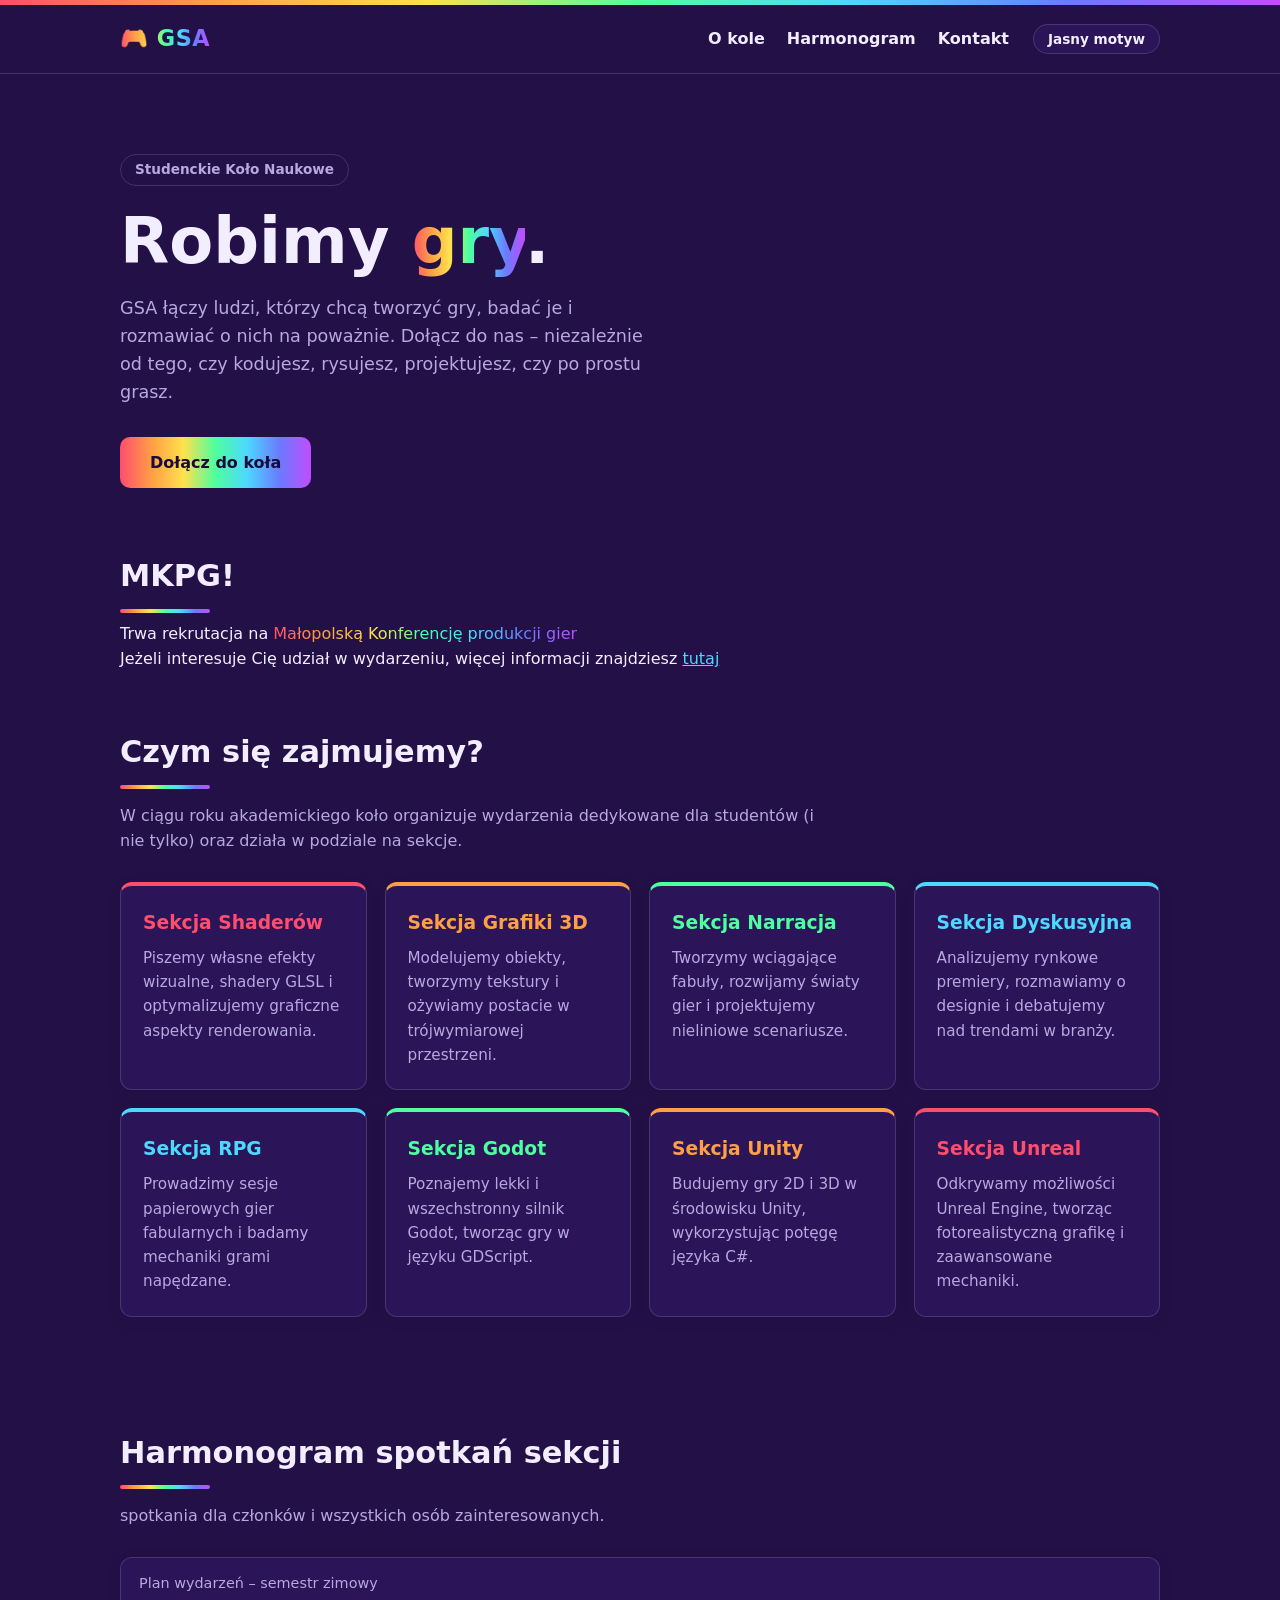
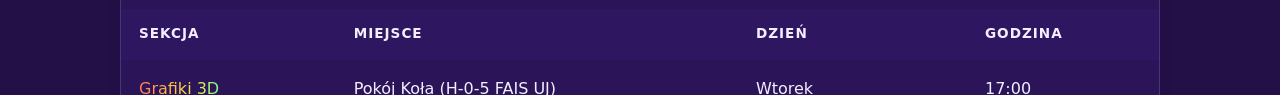
<file: index.html>
<!DOCTYPE html>
  // SZYBKIE PRZEKIEROWANIE ŻEBY SIE POTEM NIE BAWIC USTAWIENIAMI
<html>
  <head>
    <meta http-equiv="refresh" content="0; url=./PROJEKT1/index.html">
  </head>
  <body>
 <p>  If Page doesn't load <a href="./PROJEKT1/index.html">CLICKME</a>. <p>
  </body>
</html>
</file>
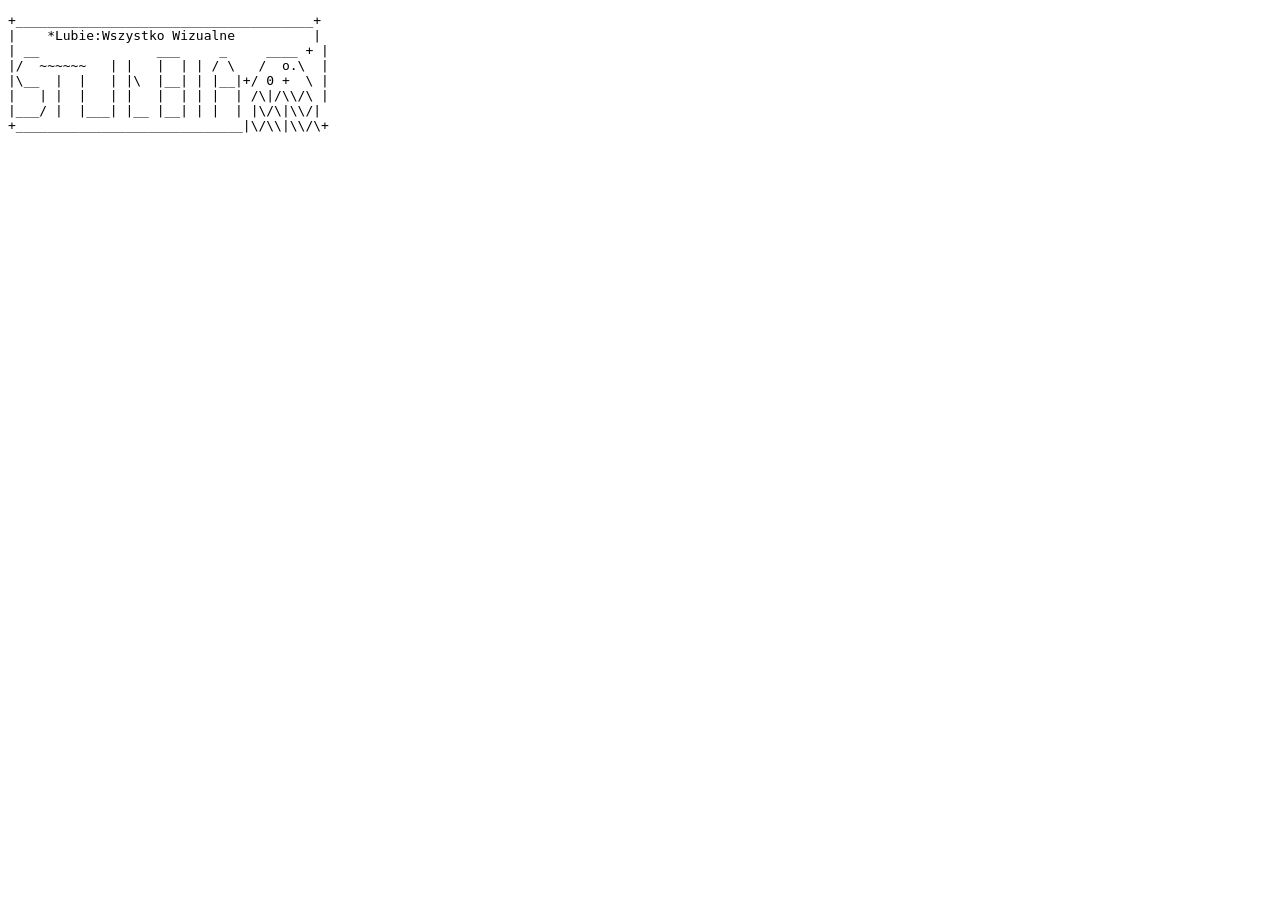
<file: LAB1/index.html>
<!DOCTYPE html> 
<html lang= "pl">
</head> 
  <meta charset="utf-8">
<title> SYSOP: Stulbia </title> 
</head>
<body>
<pre>
+______________________________________+  
|    *Lubie:Wszystko Wizualne          |
| __               ___     _     ____ + |  
|/  ~~~~~~   | |   |  | | / \   /  o.\  | 
|\__  |  |   | |\  |__| | |__|+/ 0 +  \ |
|   | |  |   | |   |  | | |  | /\|/\\/\ |
|___/ |  |___| |__ |__| | |  | |\/\|\\/|
+_____________________________|\/\\|\\/\+
</pre>
</body>
</html>
</file>
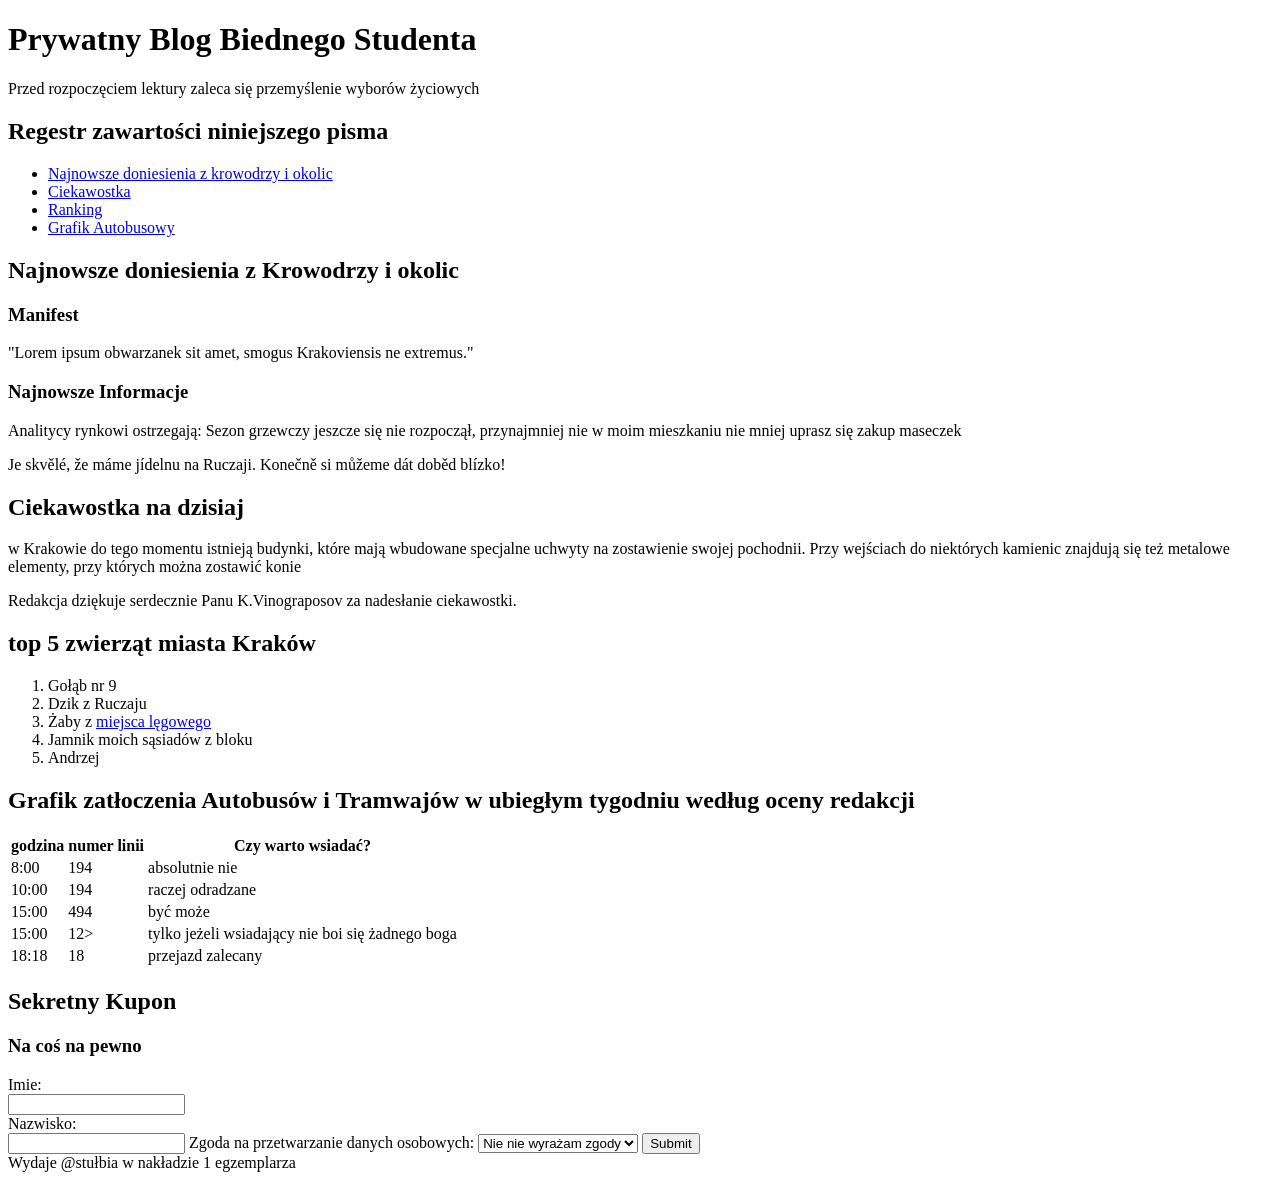
<file: LAB2/index.html>
<!DOCTYPE html>
<!--zahostowac na githuba-->
<html lang="pl">
<head>
    <meta charset="UTF-8">
    <title>ZIN</title>
    <!-- miało być bez css, ale potrzebuję tej linijki  -->
    <style>body { font-family: "Comic Sans MS", "Comic Sans", cursive; }</style>
</head>
<body>
<header> <h1> Prywatny Blog Biednego Studenta</h1>
<p> Przed rozpoczęciem lektury zaleca się przemyślenie wyborów życiowych</p></header>
<nav>
  <h2> Regestr zawartości niniejszego pisma </h2>
    <ul>
  <li><a href="#art">Najnowsze doniesienia z krowodrzy i okolic</a></li>
  <li><a href="#side">Ciekawostka</a></li>
  <li><a href="#rank">Ranking</a> </li>
  <li><a href="#schedule"> Grafik Autobusowy </a></li>
    </ul>
</nav>
<main>
 <h2 id="art">Najnowsze doniesienia z Krowodrzy i okolic</h2>
    <article>
        <h3>Manifest</h3>
         <p>   "Lorem ipsum obwarzanek sit amet, smogus Krakoviensis ne extremus."  </p>

         <h3>Najnowsze Informacje</h3>
          <p>  Analitycy rynkowi ostrzegają: Sezon grzewczy jeszcze się nie rozpoczął, przynajmniej nie w moim mieszkaniu nie mniej uprasz się zakup maseczek </p> 
                
      <p></p>   Je skvělé, že máme jídelnu na Ruczaji. Konečně si můžeme dát doběd blízko!
        </p>
    </article>
  <aside>
  <h2 id="side">Ciekawostka na dzisiaj</h2>
      <p> w Krakowie do tego momentu istnieją budynki, które mają wbudowane specjalne uchwyty na zostawienie swojej pochodnii. Przy wejściach do niektórych kamienic znajdują się też metalowe elementy, przy których można zostawić konie </p>
      <p> Redakcja dziękuje serdecznie Panu K.Vinograposov za nadesłanie ciekawostki. </p>
  </aside>
  <div>
      <h2 id="rank"> top 5 zwierząt miasta Kraków </h2>
    <ol type="1">
      <li>Gołąb nr 9 </li>
      <li>Dzik z Ruczaju</li>
      <li>Żaby z <a href="https://share.google/JalmyNI7ur1nf4MAl">miejsca lęgowego</a></li>
      <li>Jamnik moich sąsiadów z bloku</li>
      <li>Andrzej</li>
    </ol>
  </div>
  <div>
    <h2 id="schedule"> Grafik zatłoczenia Autobusów i Tramwajów w ubiegłym tygodniu według oceny redakcji</h2>
  <table>
    <tr>
      <th>godzina</th> <th>numer linii</th> <th>Czy warto wsiadać? </th>
    </tr>
    <tr><td>8:00 </td><td>194</td> <td>absolutnie nie</td></tr>
    <tr><td>10:00 </td><td>194</td> <td>raczej odradzane</td></tr>
    <tr><td>15:00 </td><td>494</td> <td>być może</td></tr>
    <tr><td> 15:00 </td><td> 12> </td> <td> tylko jeżeli wsiadający nie boi się żadnego boga </td>
    <tr><td>18:18</td><td>18</td><td>przejazd zalecany</td></tr>
  </table>
  </div>
</main>
<h2>Sekretny Kupon</h2>
<h3>Na coś na pewno</h3>
<form>
    <label for="Imie">Imie:</label><br>
    <input type="text" id="Imie" name="Imie"><br>
    <label for="nazwisko">Nazwisko:</label><br>
    <input type="text" id="nazwisko" name="nazwisko">
    <label for="opcje">Zgoda na przetwarzanie danych osobowych:</label>
    <select id="opcje" name="opcje">
        <option value="tak">Nie nie wyrażam zgody</option>
        <option value="tak">Wyrażam zgodę</option>
    </select>
    <input type="submit" value="Submit">
</form>
<footer>
  Wydaje @stułbia w nakładzie 1 egzemplarza
</footer>
</body>
</html>
</file>
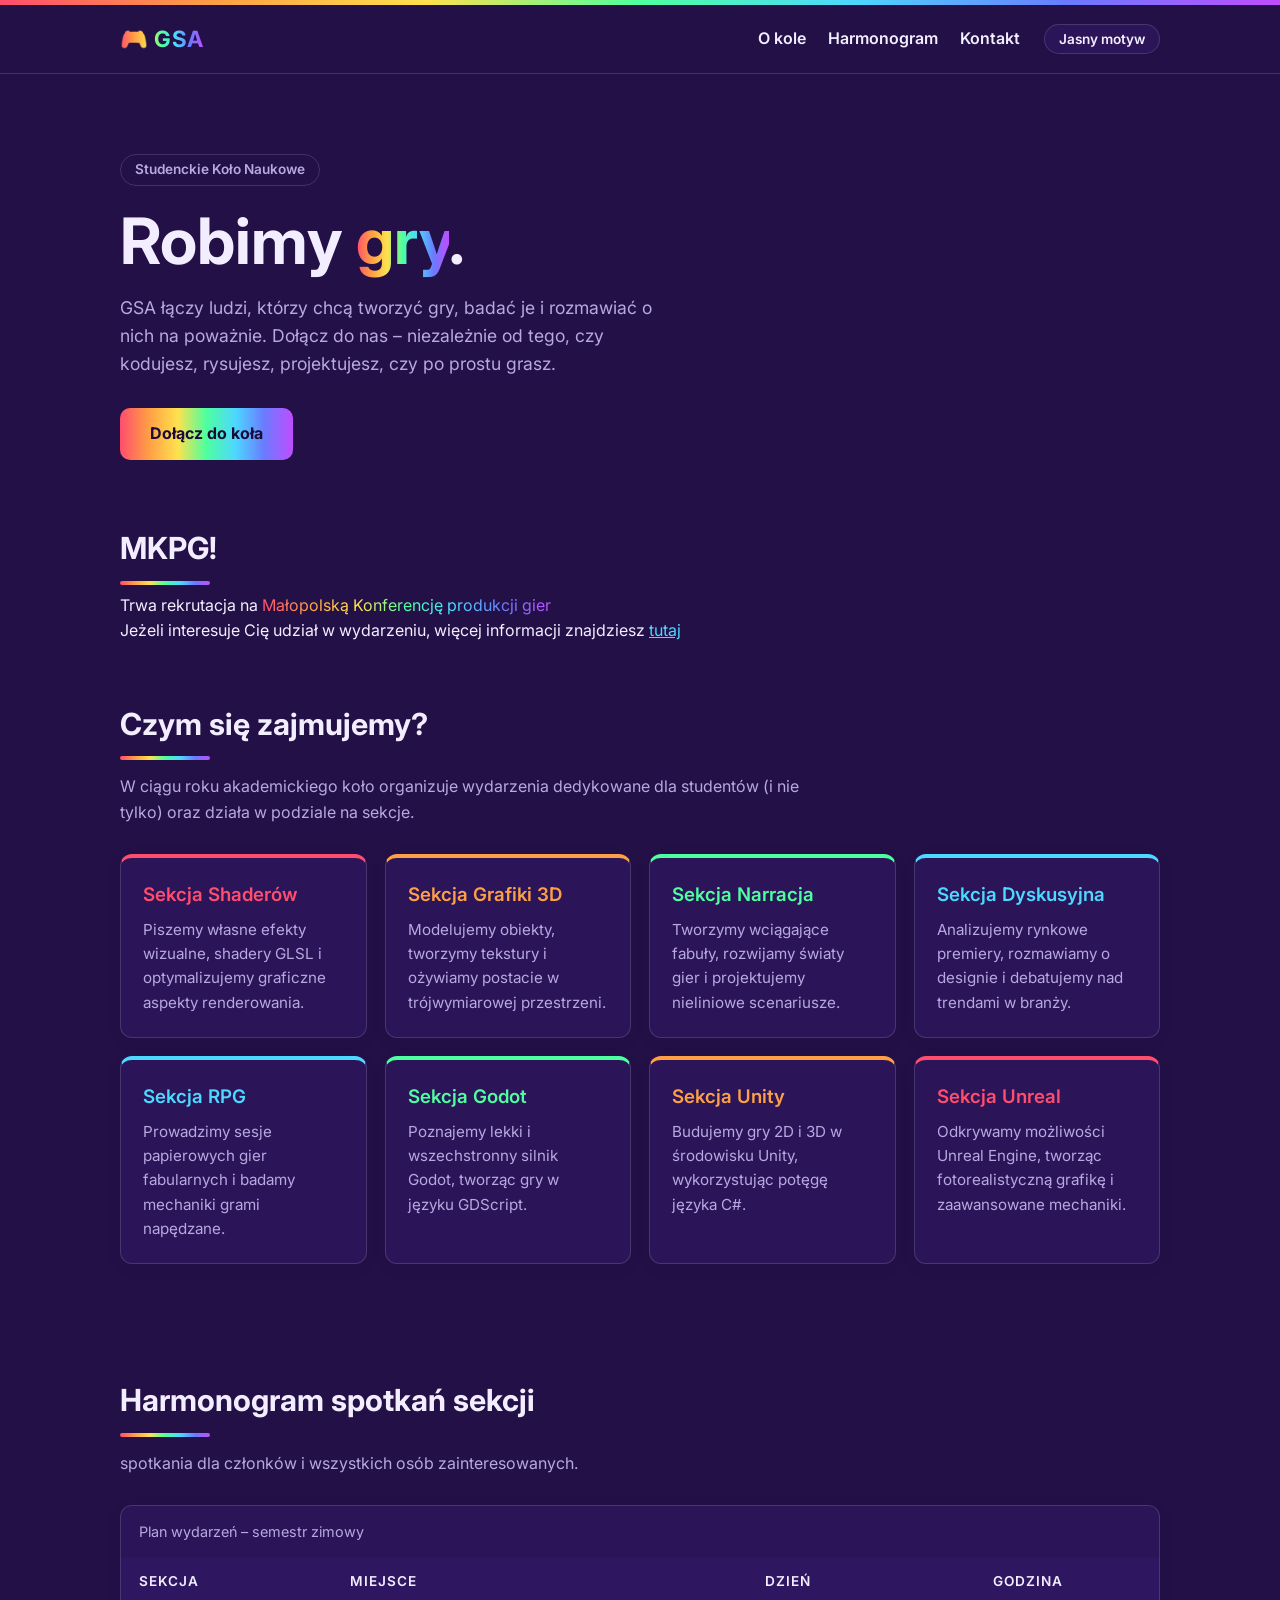
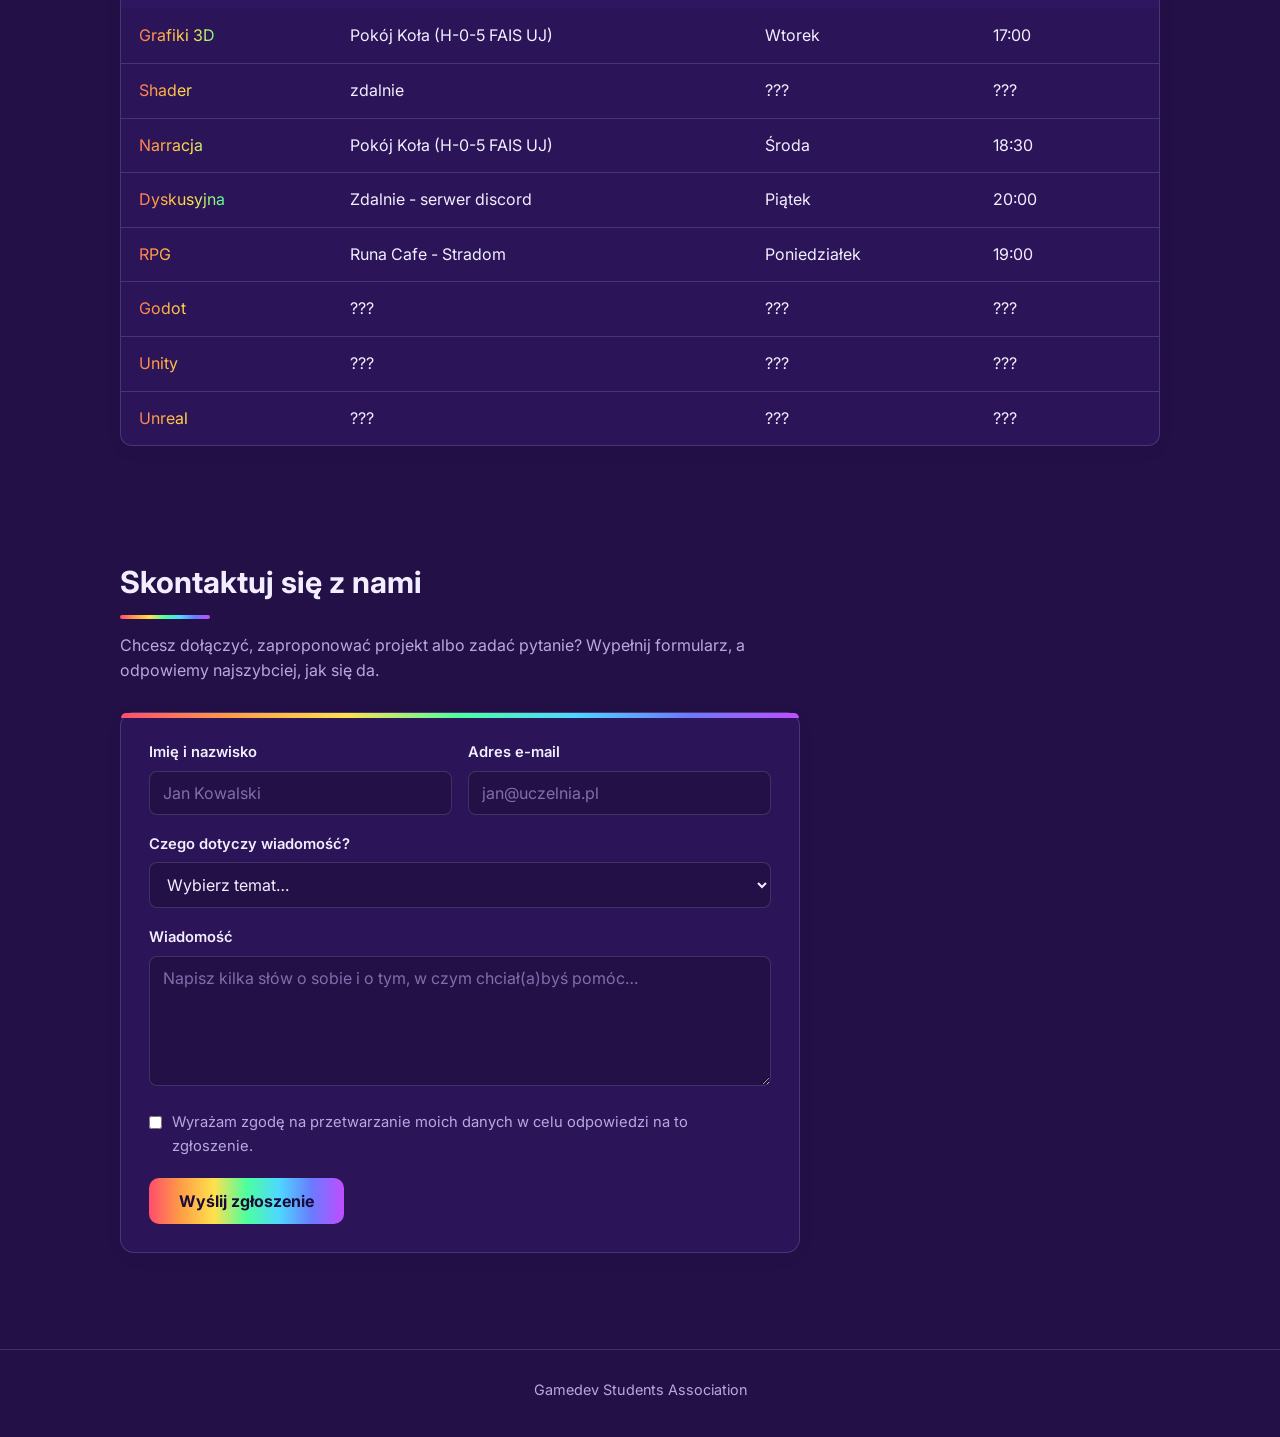
<file: PROJEKT1/index.html>
<!DOCTYPE html>
<html lang="pl">
<head>
    <meta charset="UTF-8">
    <meta name="viewport" content="width=device-width, initial-scale=1">
    <title>GSA - Gamedev Student's Association</title>
    <meta name="description" content="GSA – studenckie koło naukowe: projektowanie, programowanie, turnieje i badania nad grami.">
    <link rel="stylesheet" href="style.css">
</head>
<body>

<header class="top">
    <div class="wrap">
        <a class="logo" href="#start">🎮 GSA</a>
        <div class="nav-group">
            <nav aria-label="Główna nawigacja">
                <ul>
                    <li><a href="#o-kole">O kole</a></li>
                    <li><a href="#harmonogram">Harmonogram</a></li>
                    <li><a href="#kontakt">Kontakt</a></li>
                </ul>
            </nav>
            <button id="theme-toggle" class="theme-btn" type="button" aria-label="Przełącz motyw kolorystyczny">
                 Jasny motyw
            </button>
        </div>
    </div>
</header>

<main>
    <div class="wrap hero" id="start">
        <div class="hero-text">
            <span class="tag">Studenckie Koło Naukowe</span>
            <h1>Robimy <span class="rainbow-text">gry</span>.</h1>
            <p>GSA łączy ludzi, którzy chcą tworzyć gry, badać je i rozmawiać o nich na poważnie. Dołącz do nas – niezależnie od tego, czy kodujesz, rysujesz, projektujesz, czy po prostu grasz.</p>
            <a class="btn" href="#kontakt">Dołącz do koła</a>
        </div>

<!--        <div id="figura" role="img" aria-label=" figura 3D "></div>-->
    </div>

    <aside>
        <h2> MKPG! </h2>
   <p> Trwa rekrutacja na <span class="rainbow-text"> Małopolską Konferencję produkcji gier </span> </p>
    <p> Jeżeli interesuje Cię udział w wydarzeniu, więcej informacji znajdziesz <a href=""> tutaj </a> </p></aside>
    <section id="o-kole">
        <div class="wrap">
            <h2>Czym się zajmujemy?</h2>
            <p class="lead">W ciągu roku akademickiego koło organizuje wydarzenia dedykowane dla studentów (i nie tylko) oraz działa w podziale na sekcje. </p>
            <div class="cards">
                <article class="card">
                    <h3>Sekcja Shaderów</h3>
                    <p>Piszemy własne efekty wizualne, shadery GLSL i optymalizujemy graficzne aspekty renderowania.</p>
                </article>
                <article class="card">
                    <h3>Sekcja Grafiki 3D</h3>
                    <p>Modelujemy obiekty, tworzymy tekstury i ożywiamy postacie w trójwymiarowej przestrzeni.</p>
                </article>
                <article class="card">
                    <h3>Sekcja Narracja</h3>
                    <p>Tworzymy wciągające fabuły, rozwijamy światy gier i projektujemy nieliniowe scenariusze.</p>
                </article>
                <article class="card">
                    <h3>Sekcja Dyskusyjna</h3>
                    <p>Analizujemy rynkowe premiery, rozmawiamy o designie i debatujemy nad trendami w branży.</p>
                </article>
                <article class="card">
                    <h3>Sekcja RPG</h3>
                    <p>Prowadzimy sesje papierowych gier fabularnych i badamy mechaniki grami napędzane.</p>
                </article>
                <article class="card">
                    <h3>Sekcja Godot</h3>
                    <p>Poznajemy lekki i wszechstronny silnik Godot, tworząc gry w języku GDScript.</p>
                </article>
                <article class="card">
                    <h3>Sekcja Unity</h3>
                    <p>Budujemy gry 2D i 3D w środowisku Unity, wykorzystując potęgę języka C#.</p>
                </article>
                <article class="card">
                    <h3>Sekcja Unreal</h3>
                    <p>Odkrywamy możliwości Unreal Engine, tworząc fotorealistyczną grafikę i zaawansowane mechaniki.</p>
                </article>
            </div>
        </div>
    </section>

    <section id="harmonogram">
        <div class="wrap">
            <h2>Harmonogram spotkań sekcji</h2>
            <p class="lead">spotkania dla członków i wszystkich osób zainteresowanych.</p>
            <div class="table-box">
                <table>
                    <caption>Plan wydarzeń – semestr zimowy</caption>
                    <thead>
                    <tr>
                        <th scope="col">Sekcja</th>
                        <th scope="col">Miejsce</th>
                        <th scope="col"> Dzień </th>
                        <th scope="col">Godzina</th>
                    </tr>
                    </thead>
                    <tbody>
                    <tr>
                        <td class="rainbow-text">Grafiki 3D</td>
                        <td>Pokój Koła (H-0-5 FAIS UJ)</td>
                        <td> Wtorek </td>
                        <td>17:00</td>
                    </tr>
                    <tr>
                        <td class="rainbow-text">Shader</td>
                        <td>zdalnie</td>
                        <td>???</td>
                        <td>???</td>

                    </tr>
                    <tr>
                        <td class="rainbow-text">Narracja</td>
                        <td>Pokój Koła (H-0-5 FAIS UJ)</td>
                        <td> Środa </td>
                        <td>18:30</td>

                    </tr>
                    <tr>
                        <td class="rainbow-text">Dyskusyjna</td>
                        <td>Zdalnie - serwer discord</td>
                        <td> Piątek </td>
                        <td>20:00</td>
                    </tr>
                    <tr>
                        <td class="rainbow-text">RPG</td>
                        <td>Runa Cafe - Stradom</td>
                        <td>Poniedziałek</td>
                        <td>19:00</td>
                    </tr>
                    <tr>
                        <td class="rainbow-text">Godot</td>
                        <td>???</td>
                        <td>???</td>
                        <td>???</td>
                    </tr>
                    <tr>
                        <td class="rainbow-text">Unity</td>
                        <td>???</td>
                        <td>???</td>
                        <td>???</td>
                    </tr>
                    <tr>
                        <td class="rainbow-text">Unreal</td>
                        <td>???</td>
                        <td>???</td>
                        <td>???</td>
                    </tr>
                    </tbody>
                </table>
            </div>
        </div>
    </section>

    <section id="kontakt">
        <div class="wrap">
            <h2>Skontaktuj się z nami</h2>
            <p class="lead">Chcesz dołączyć, zaproponować projekt albo zadać pytanie? Wypełnij formularz, a odpowiemy najszybciej, jak się da.</p>

            <form action="mailto:kontakt@GSA.example" method="post" enctype="text/plain">
                <div class="row">
                    <div class="field">
                        <label for="imie">Imię i nazwisko</label>
                        <input type="text" id="imie" name="Imię i nazwisko" placeholder="Jan Kowalski" required>
                    </div>
                    <div class="field">
                        <label for="email">Adres e-mail</label>
                        <input type="email" id="email" name="E-mail" placeholder="jan@uczelnia.pl" required>
                    </div>
                </div>

                <div class="field">
                    <label for="temat">Czego dotyczy wiadomość?</label>
                    <select id="temat" name="Temat" required>
                        <option value="" disabled selected>Wybierz temat…</option>
                        <option>Chcę dołączyć do koła</option>
                        <option>Propozycja projektu</option>
                        <option>Współpraca / sponsoring</option>
                        <option>Pytanie o wydarzenie</option>
                        <option>Inne</option>
                    </select>
                </div>

                <div class="field">
                    <label for="wiadomosc">Wiadomość</label>
                    <textarea id="wiadomosc" name="Wiadomość" placeholder="Napisz kilka słów o sobie i o tym, w czym chciał(a)byś pomóc…" required></textarea>
                </div>

                <div class="check">
                    <input type="checkbox" id="zgoda" name="Zgoda" required>
                    <label for="zgoda">Wyrażam zgodę na przetwarzanie moich danych w celu odpowiedzi na to zgłoszenie.</label>
                </div>

                <button class="btn" type="submit">Wyślij zgłoszenie</button>
            </form>
        </div>
    </section>
</main>

<footer>
    <div class="wrap">
        Gamedev Students Association
    </div>
</footer>

<!--&lt;!&ndash;<script src="https://cdnjs.cloudflare.com/ajax/libs/p5.js/1.9.4/p5.min.js"></script>&ndash;&gt; for later ;3-->
<script>
    // zmiana motywu
    const themeToggleBtn = document.getElementById('theme-toggle');
    const body = document.body;

    function applyTheme(theme) {
        if (theme === 'light') {
            body.classList.add('light-theme');
            themeToggleBtn.textContent = 'Ciemny motyw';
        } else {
            body.classList.remove('light-theme');
            themeToggleBtn.textContent = 'Jasny motyw';
        }
    }

    // sapisany motyw
    const savedTheme = localStorage.getItem('gsa-theme');
    if (savedTheme) {
        applyTheme(savedTheme);
    }

    themeToggleBtn.addEventListener('click', () => {
        const isLight = body.classList.toggle('light-theme');
        const newTheme = isLight ? 'light' : 'dark';
        localStorage.setItem('gsa-theme', newTheme);
        applyTheme(newTheme);
    });

</script>
<!--<script src="script.js"></script>-->
</body>
</html>
</file>
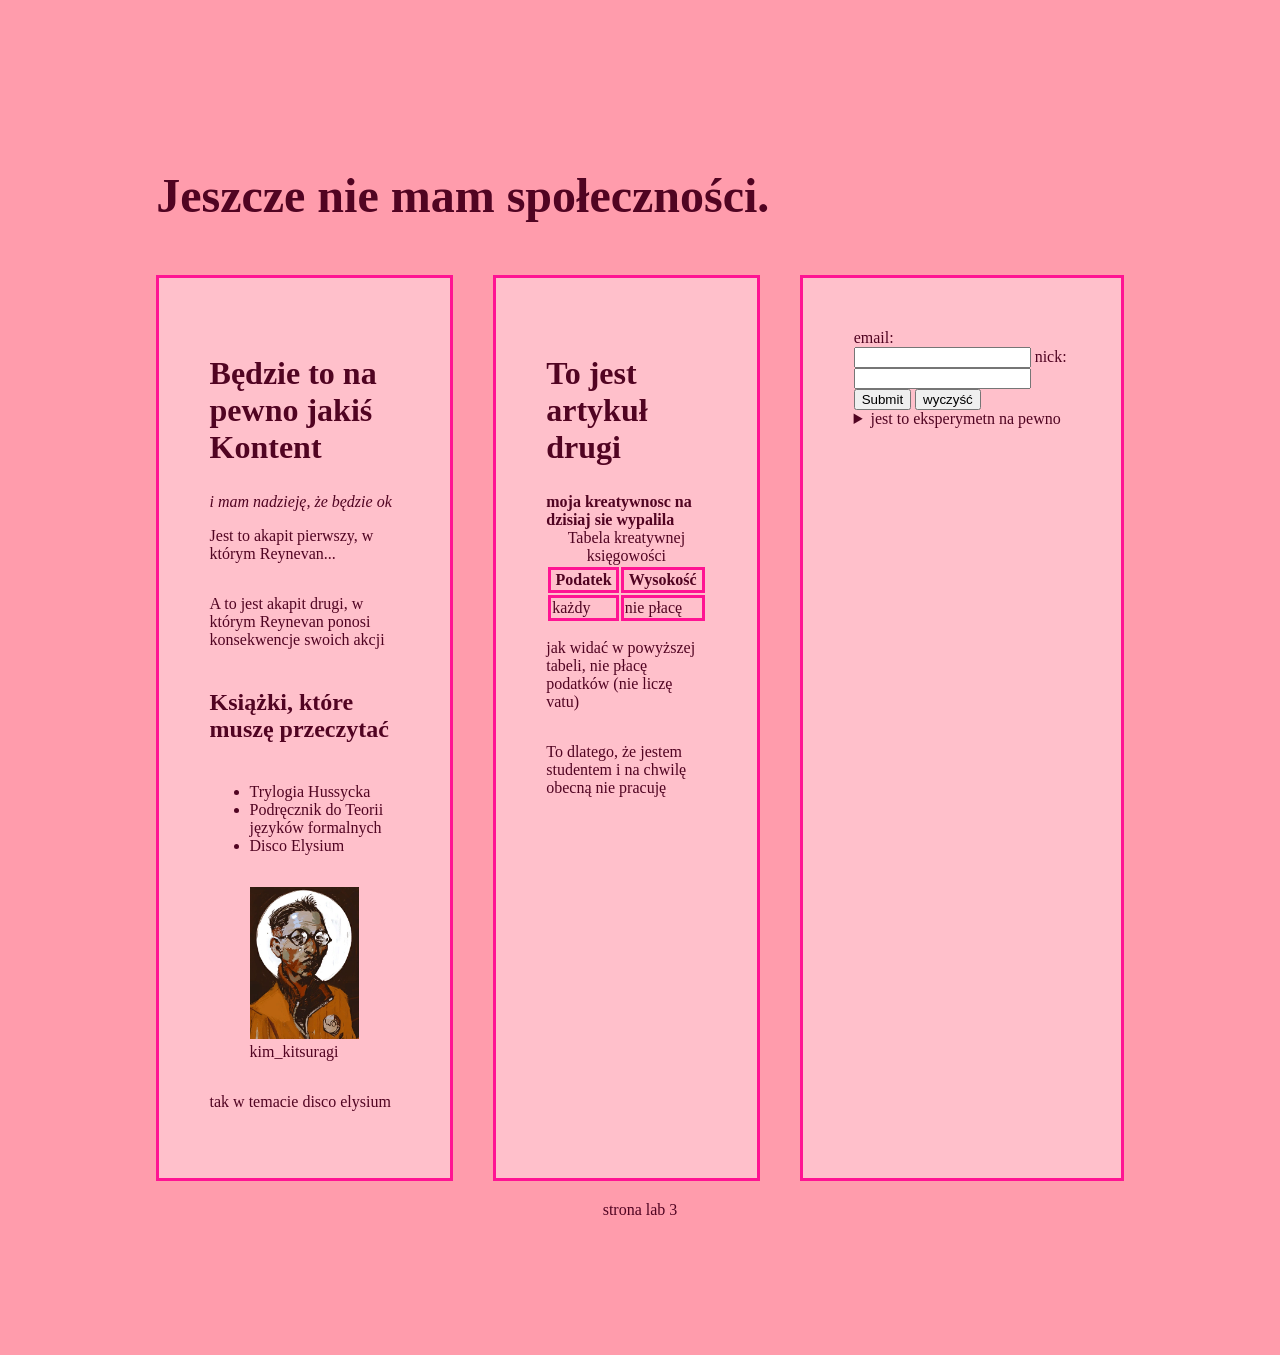
<file: LAB3/strona.html>
<!DOCTYPE html>
<html lang="pl">
<head>
    <meta charset="UTF-8">
    <title>title</title>
    <link rel="stylesheet" href="styles.css">
</head>
<body>
<header>
    <h1> Jeszcze nie mam społeczności. </h1>
</header>
<main>
    <article id="1">
        <h2>

Będzie to na pewno jakiś Kontent
        </h2>
        <em>i mam nadzieję, że będzie ok </em>
        <p>
 Jest to akapit pierwszy, w którym Reynevan...
        </p>
        <p>
A to jest akapit drugi, w którym Reynevan ponosi konsekwencje swoich akcji
        </p>
        <h3> Książki, które muszę przeczytać</h3>
        <ul>
            <li> Trylogia Hussycka

            </li>
            <li> Podręcznik do Teorii języków formalnych

            </li>
            <li>
                Disco Elysium
            </li>
        </ul>
        <figure>
            <img src="image.png" alt="kim_kitsuragi">
            <figcaption>kim_kitsuragi</figcaption>
        </figure>
        <p>tak w temacie disco elysium</p>
    </article>
    <article id="2">
        <h2>
         To jest artykuł drugi
        </h2>
        <strong>moja kreatywnosc na dzisiaj sie wypalila</strong>
        <table>
            <caption> Tabela kreatywnej księgowości</caption>
            <tr> <th> Podatek </th> <th>Wysokość </th></tr>
            <tr> <td>każdy </td> <td> nie płacę </td></tr>
        </table>
        <p>
            jak widać w powyższej tabeli, nie płacę podatków (nie liczę vatu)
        </p>
        <p>
            To dlatego, że jestem studentem i na chwilę obecną nie pracuję

        </p>
    </article>
    <div>
    <form>
        <label for="email">email:</label>
        <input type="email" id="email" name="email" required>
        <label for="nick">nick:</label>
        <input type="text" id="nick" name="nick">
        <input type="submit" value="Submit">
        <button value="clear">wyczyść</button>
    </form>
    <details>
        <summary>
            jest to eksperymetn na pewno
        </summary>
        <p>z góry przepraszam, jeżeli Pan je czyta</p>
    </details>
    </div>
</main>
<footer>strona lab 3</footer>
</body>
</html>
</file>
<file: PROJEKT1/style.css>
@import url('https://fonts.googleapis.com/css2?family=Inter:wght@400;600;700&display=swap');
/*DOSTOSOWANE DO WYMAGANIA: 1 KROJ PISMA, MAX 3 WAGI*/
:root {
    --bg: #231047;
    --bg-soft: #2e1760;
    --bg-card: #2b1558;
    --text: #f3eeff;
    --muted: #b8a8e0;
    --border: rgba(255, 255, 255, 0.14);
    --placeholder: #7f6eaa;
    --hover-row: rgba(255, 255, 255, 0.05);

    --red: #ff4d6d;
    --orange: #ff9f45;
    --yellow: #ffe14d;
    --green: #4dff9f;
    --cyan: #4dd8ff;
    --blue: #6a7bff;
    --violet: #c04dff;
    --rainbow: linear-gradient(90deg, var(--red), var(--orange), var(--yellow), var(--green), var(--cyan), var(--blue), var(--violet));

    --font-main: 'Inter', system-ui, -apple-system, sans-serif;
}

body.light-theme {
    --bg: #f8f7fc;
    --bg-soft: #edeaf6;
    --bg-card: #ffffff;
    --text: #1c1132;
    --muted: #5a4e75;
    --border: rgba(28, 17, 50, 0.12);
    --placeholder: #968ab0;
    --hover-row: rgba(28, 17, 50, 0.04);
    --red: #e63956;
    --orange: #e07a1f;
    --green: #18b865;
    --cyan: #0b9ed1;
}

* {
    box-sizing: border-box;
    margin: 0;
    padding: 0;
}

html {
    scroll-behavior: smooth;
}

body {
    background: var(--bg);
    color: var(--text);
    font-family: var(--font-main);
    font-weight: 400; /* Waga 1: Regular */
    line-height: 1.6;
    transition: background-color 0.25s ease, color 0.25s ease;
}

a {
    color: var(--cyan);
}

.wrap, aside {
    width: min(1040px, 100% - 32px);
    margin-inline: auto;
}

body::before {
    content: "";
    display: block;
    height: 5px;
    background: var(--rainbow);
}

header.top {
    border-bottom: 1px solid var(--border);
}

header.top .wrap {
    display: flex;
    flex-wrap: wrap;
    align-items: center;
    justify-content: space-between;
    gap: 12px;
    padding-block: 16px;
}

.nav-group {
    display: flex;
    flex-wrap: wrap;
    align-items: center;
    gap: 16px 24px;
}

.logo {
    font-weight: 700; /* Waga 3: Bold */
    font-size: 1.4rem;
    letter-spacing: 0.5px;
    background: var(--rainbow);
    -webkit-background-clip: text;
    background-clip: text;
    color: transparent;
    text-decoration: none;
}

nav ul {
    display: flex;
    flex-wrap: wrap;
    gap: 8px 22px;
    list-style: none;
}

nav a {
    color: var(--text);
    text-decoration: none;
    font-weight: 600; /* Waga 2: Semi-Bold  */
    padding-bottom: 3px;
    border-bottom: 2px solid transparent;
}

nav a:hover {
    border-image: var(--rainbow) 1;
}

.theme-btn {
    background: var(--bg-card);
    color: var(--text);
    border: 1px solid var(--border);
    border-radius: 999px;
    padding: 6px 14px;
    font-family: inherit;
    font-size: 0.85rem;
    font-weight: 600; /* Waga 2: Semi-Bold */
    cursor: pointer;
    transition: transform 0.15s, border-color 0.2s, background-color 0.25s;
}

.theme-btn:hover {
    transform: translateY(-1px);
    border-color: var(--violet);
}

.hero {
    display: grid;
    grid-template-columns: 1.1fr 1fr;
    align-items: center;
    gap: 24px;
    text-align: left;
    padding: 80px 0 64px;
}

.hero .tag {
    display: inline-block;
    padding: 4px 14px;
    border-radius: 999px;
    font-size: 0.85rem;
    font-weight: 600; /* Waga 2: Semi-Bold */
    color: var(--muted);
    border: 1px solid var(--border);
    margin-bottom: 20px;
}

.hero h1 {
    font-size: clamp(2.2rem, 6vw, 4rem);
    font-weight: 700; /* Waga 3: Bold */
    line-height: 1.1;
    margin-bottom: 18px;
}

.rainbow-text {
    background: var(--rainbow);
    -webkit-background-clip: text;
    background-clip: text;
    color: transparent;
}

.hero p {
    max-width: 640px;
    margin: 0 0 30px;
    color: var(--muted);
    font-size: 1.1rem;
    font-weight: 400; /* Waga 1: Regular */
}

.btn {
    display: inline-block;
    padding: 13px 30px;
    border: 0;
    border-radius: 10px;
    font-family: inherit;
    font-size: 1rem;
    font-weight: 700; /* Waga 3: Bold */
    color: #1a0b38;
    background: var(--rainbow);
    cursor: pointer;
    text-decoration: none;
    transition: transform 0.15s, filter 0.15s;
}

.btn:hover {
    transform: translateY(-2px);
    filter: brightness(1.08);
}

#figura {
    width: 100%;
    height: 420px;
    cursor: grab;
}

#figura canvas {
    display: block;
}

/* Sekcje */
section {
    padding: 56px 0;
}

h2 {
    font-size: 1.9rem;
    font-weight: 700; /* Waga 3: Bold */
    margin-bottom: 8px;
}

h2::after {
    content: "";
    display: block;
    width: 90px;
    height: 4px;
    margin-top: 8px;
    border-radius: 4px;
    background: var(--rainbow);
}

.lead {
    color: var(--muted);
    margin: 14px 0 28px;
    max-width: 700px;
    font-weight: 400; /* Waga 1: Regular */
}

.cards {
    display: grid;
    grid-template-columns: repeat(auto-fit, minmax(220px, 1fr));
    gap: 18px;
}

.card {
    background: var(--bg-card);
    border: 1px solid var(--border);
    border-top: 4px solid var(--c, var(--violet));
    border-radius: 12px;
    padding: 22px;
    box-shadow: 0 4px 20px rgba(0, 0, 0, 0.04);
    transition: background-color 0.25s ease, border-color 0.25s ease, transform 0.25s ease, box-shadow 0.25s ease;
}

.card:hover {
    transform: translateY(-4px) scale(1.02);
    box-shadow: 0 8px 30px rgba(0, 0, 0, 0.08);
}

.card h3 {
    margin-bottom: 8px;
    font-weight: 600; /* Waga 2: Semi-Bold */
    color: var(--c, var(--text));
}

.card p {
    color: var(--muted);
    font-size: 0.95rem;
    font-weight: 400; /* Waga 1: Regular */
}

.card:nth-child(1) { --c: var(--red); }
.card:nth-child(2) { --c: var(--orange); }
.card:nth-child(3) { --c: var(--green); }
.card:nth-child(4) { --c: var(--cyan); }
.card:nth-child(8) { --c: var(--red); }
.card:nth-child(7) { --c: var(--orange); }
.card:nth-child(6) { --c: var(--green); }
.card:nth-child(5) { --c: var(--cyan); }

.table-box {
    overflow-x: auto;
    border: 1px solid var(--border);
    border-radius: 12px;
    background: var(--bg-card);
    box-shadow: 0 4px 20px rgba(0, 0, 0, 0.04);
}

table {
    width: 100%;
    border-collapse: collapse;
    min-width: 640px;
}

caption {
    text-align: left;
    padding: 14px 18px;
    color: var(--muted);
    font-size: 0.9rem;
    font-weight: 400; /* Waga 1: Regular */
}

thead th {
    text-align: left;
    padding: 14px 18px;
    font-size: 0.85rem;
    font-weight: 600; /* Waga 2: Semi-Bold */
    text-transform: uppercase;
    letter-spacing: 1px;
    background: var(--bg-soft);
    border-bottom: 3px solid transparent;
    border-image: var(--rainbow) 1;
}

tbody td {
    padding: 14px 18px;
    border-bottom: 1px solid var(--border);
    font-weight: 400; /* Waga 1: Regular */
}

tbody tr:last-child td {
    border-bottom: 0;
}

tbody tr:hover {
    background: var(--hover-row);
}

.badge {
    display: inline-block;
    padding: 2px 11px;
    border-radius: 999px;
    font-size: 0.8rem;
    font-weight: 700; /* Waga 3: Bold */
    color: #1a0b38;
}

.b-warsztat { background: #ffe14d; }
.b-turniej  { background: #ff4d6d; }
.b-wykład   { background: #4dd8ff; }
.b-jam      { background: #4dff9f; }
.b-seminarium { background: #c04dff; }

form {
    background: var(--bg-card);
    border: 1px solid var(--border);
    border-radius: 14px;
    padding: 28px;
    max-width: 680px;
    position: relative;
    box-shadow: 0 4px 20px rgba(0, 0, 0, 0.04);
}

form::before {
    content: "";
    position: absolute;
    inset: 0 0 auto 0;
    height: 5px;
    border-radius: 14px 14px 0 0;
    background: var(--rainbow);
}

.row {
    display: grid;
    grid-template-columns: 1fr 1fr;
    gap: 16px;
}

.field {
    margin-bottom: 18px;
}

label {
    display: block;
    margin-bottom: 6px;
    font-weight: 600; /* Waga 2: Semi-Bold */
    font-size: 0.92rem;
}

input[type="text"],
input[type="email"],
select,
textarea {
    width: 100%;
    padding: 11px 13px;
    color: var(--text);
    background: var(--bg);
    border: 1px solid var(--border);
    border-radius: 8px;
    font-family: inherit;
    font-size: 1rem;
    font-weight: 400; /* Waga 1: Regular */
    transition: background-color 0.25s ease, color 0.25s ease;
}

textarea {
    min-height: 130px;
    resize: vertical;
}

input:focus,
select:focus,
textarea:focus {
    outline: 2px solid var(--cyan);
    outline-offset: 1px;
}

::placeholder {
    color: var(--placeholder);
}

.check {
    display: flex;
    gap: 10px;
    align-items: flex-start;
    margin-bottom: 20px;
    font-size: 0.9rem;
    color: var(--muted);
}

.check input {
    margin-top: 5px;
    accent-color: var(--violet);
}

.check label {
    margin: 0;
    font-weight: 400; /* Waga 1: Regular */
}

/* Stopka */
footer {
    margin-top: 40px;
    padding: 28px 0 36px;
    text-align: center;
    color: var(--muted);
    font-size: 0.9rem;
    font-weight: 400; /* Waga 1: Regular */
    border-top: 1px solid var(--border);
}

@media (max-width: 820px) {
    .hero {
        grid-template-columns: 1fr;
        text-align: center;
    }
    .hero p {
        margin: 0 auto 30px;
    }
    #figura {
        height: 340px;
    }
}

@media (max-width: 600px) {
    .row {
        grid-template-columns: 1fr;
    }
    .hero {
        padding: 56px 0 40px;
    }
    form {
        padding: 20px;
    }
}
</file>
<file: LAB3/styles.css>
body{
    background: #ff9cac;
    color: rgb(81, 4, 34);
    font-family: Monda;
    padding: 10%;
}

h1,h2,h3 {
    font-family: Bahiana;

}

h1:hover,h2:hover,h3:hover{
    color: deeppink;
    transition:  2s ease;
}

h1{
    font-size: xxx-large;
    padding-left: 2%;
}
h2{
    font-size: xx-large;
}
h3 {
    font-size: x-large;
}
main, footer{
    display: flex;
    flex-direction: row;
    justify-content: center;
}
img{
    width: 100%;

}

article, div {
    padding: 5%;
    border: solid deeppink;
    margin: 2%;
    display: flex;
    flex-direction: column;
    background: pink;
}

 tr, th, td{
    border: deeppink solid;
}
</file>
